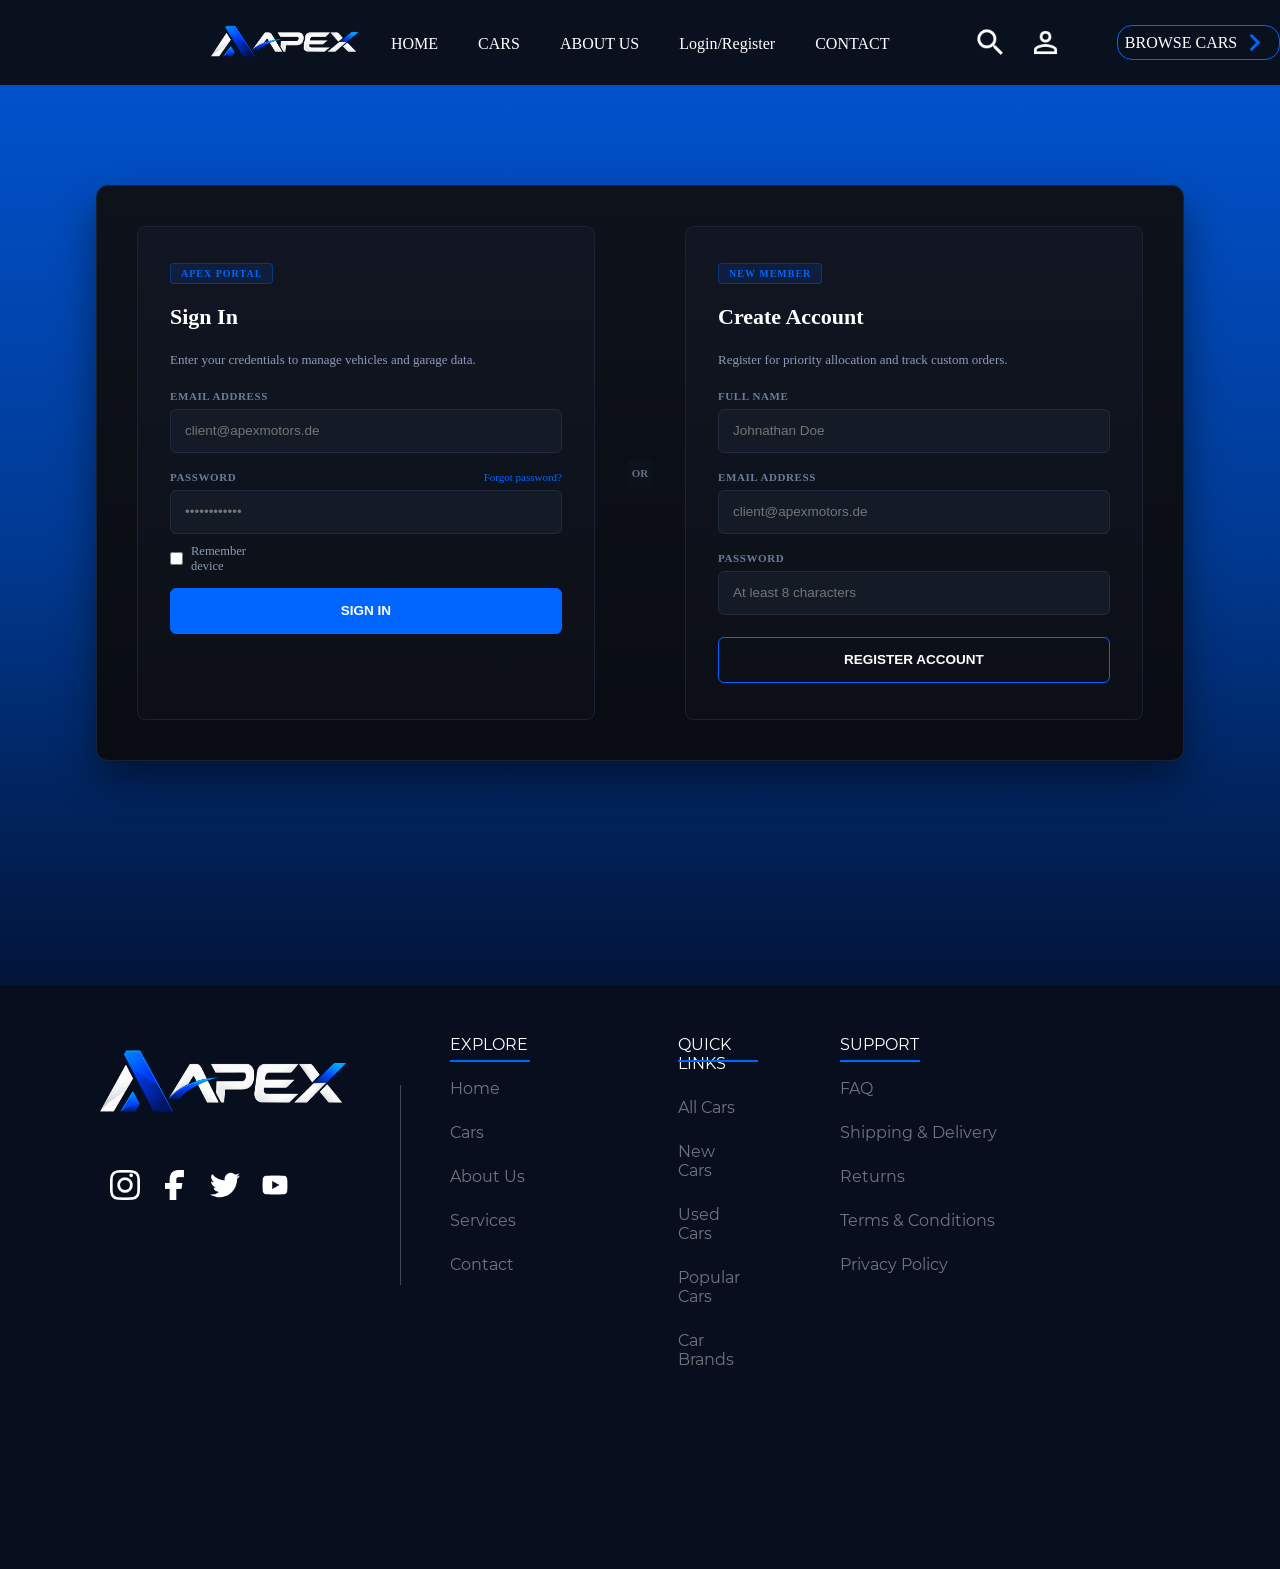
<file: login,register.html>
<!DOCTYPE html>
<html lang="en">

<head>
    <meta charset="UTF-8">
    <meta name="viewport" content="width=device-width, initial-scale=1.0">
    <title>Login</title>
    <link rel="stylesheet" href="./public/css/login,register.css">
    <link rel="icon" type="image/png" href="./public/image/logo/favicon-01.png">
</head>

<header>
    <div class="header">
        <img class="logo" src="./public/image/header/01.png" alt="">
        <ul class="nav-link">
            <li><a class="nav-link-a" href="./index.html">HOME</a></li>
            <li2><a class="nav-link-a" href="./product.html">CARS</a></li2>
            <li><a class="nav-link-a" href="./about-us.html">ABOUT US</a></li>
            <li><a class="nav-link-a" href="./login,register.html">Login/Register</a></li>
            <li><a class="nav-link-a" href="./CONTACT.html">CONTACT</a></li>
        </ul>

        <div class="icon-header">
            <a href=""><img src="./public/image/header/search-White.png" alt=""></a>
            <a href=""><img src="./public/image/header/user-White.png" alt=""></a>
        </div>
        <div class="BROWSE-CARS">
            <a href="">BROWSE CARS</a>
            <img class="Chevron-Right" src="./public/image/header/Chevron Right-blue.png" alt="">
        </div>
    </div>
</header>
<main class="main">
<section class="login-section">
    <div class="login-row">
        <div class="login-card"> 
            <span class="badge">APEX PORTAL</span>
            <h2 class="card-title">Sign In</h2>
            <p class="card-desc">Enter your credentials to manage vehicles and garage data.</p>

            <form class="form">
                <div class="form-group">
                    <label class="label">EMAIL ADDRESS</label>
                    <input type="email" class="input" placeholder="client@apexmotors.de" required>
                </div>

                <div class="form-group">
                    <div class="label-row">
                        <label class="label">PASSWORD</label>
                        <a href="#" class="link">Forgot password?</a>
                    </div>
                    <input type="password" class="input" placeholder="••••••••••••" required>
                </div>

                <div class="remember-box">
                    <input type="checkbox" id="remember">
                    <label for="remember">Remember device</label>
                </div>

                <button type="submit" class="btn btn-blue">SIGN IN</button>
            </form>
        </div>

        <div class="divider">
            <span>OR</span>
        </div>

        <div class="login-card">
            <span class="badge">NEW MEMBER</span>
            <h2 class="card-title">Create Account</h2>
            <p class="card-desc">Register for priority allocation and track custom orders.</p>

            <form class="form">
                <div class="form-group">
                    <label class="label">FULL NAME</label>
                    <input type="text" class="input" placeholder="Johnathan Doe" required>
                </div>

                <div class="form-group">
                    <label class="label">EMAIL ADDRESS</label>
                    <input type="email" class="input" placeholder="client@apexmotors.de" required>
                </div>

                <div class="form-group">
                    <label class="label">PASSWORD</label>
                    <input type="password" class="input" placeholder="At least 8 characters" required>
                </div>

                <button type="submit" class="btn btn-border">REGISTER ACCOUNT</button>
            </form>
        </div>
    </div>
</section>
</main>


























<footer class="footer">
    <div class="footer-left">
        <img class="logo-footer" src="./public/image/logo/01.png" alt="">
        <div class="footer-divider"></div>
        <div class="icon-footer-left">
            <a href=""><img src="./public/image/footer/Instagram.png" alt="">
                <a href=""><img src="./public/image/footer/Facebook.png" alt="">
                    <a href=""><img src="./public/image/footer/Twitter.png" alt="">
                        <a href=""><img src="./public/image/footer/YouTube.png" alt="">
        </div>
        <div class="footer-right">

            <div class="EXPLORE">
                <ul>
                    <span class="span-footer-1">EXPLORE</span>
                    <li><a href="">Home</a></li>
                    <li><a href="">Cars</a></li>
                    <li><a href="">About Us</a></li>
                    <li><a href="">Services</a></li>
                    <li><a href="">Contact</a></li>
                </ul>
            </div>
            <div class="QUICK LINKS">
                <ul>
                    <span class="span-footer-1">QUICK LINKS</span>
                    <li><a href="">All Cars</a></li>
                    <li><a href="">New Cars</a></li>
                    <li><a href="">Used Cars</a></li>
                    <li><a href="">Popular Cars</a></li>
                    <li><a href="">Car Brands</a></li>
                </ul>
            </div>
            <div class="SUPPORT">
                <span class="SUPPORT">SUPPORT</span>
                <ul>
                    <li><a href="">FAQ</a></li>
                    <li><a href="">Shipping & Delivery</a></li>
                    <li><a href="">Returns</a></li>
                    <li><a href="">Terms & Conditions</a></li>
                    <li><a href="">Privacy Policy</a></li>
                </ul>
            </div>

            <body>

            </body>

</html>
</file>
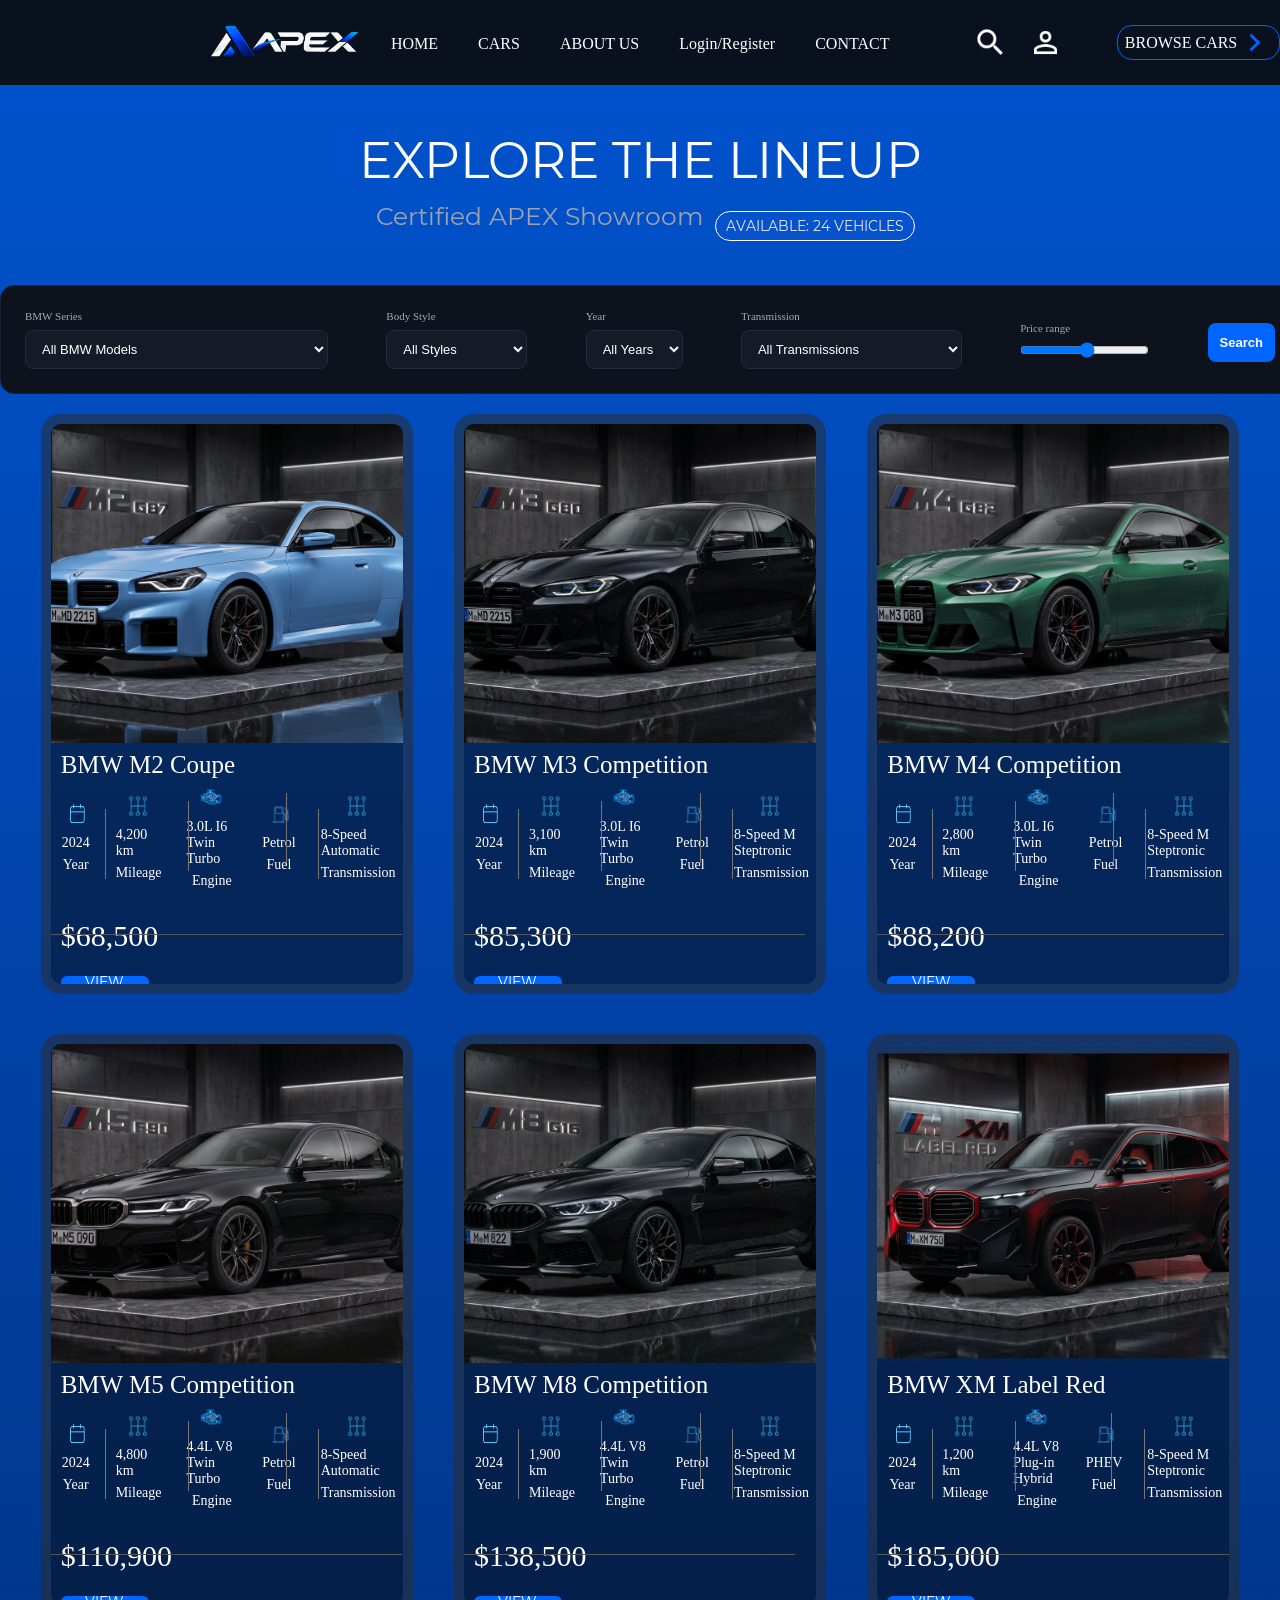
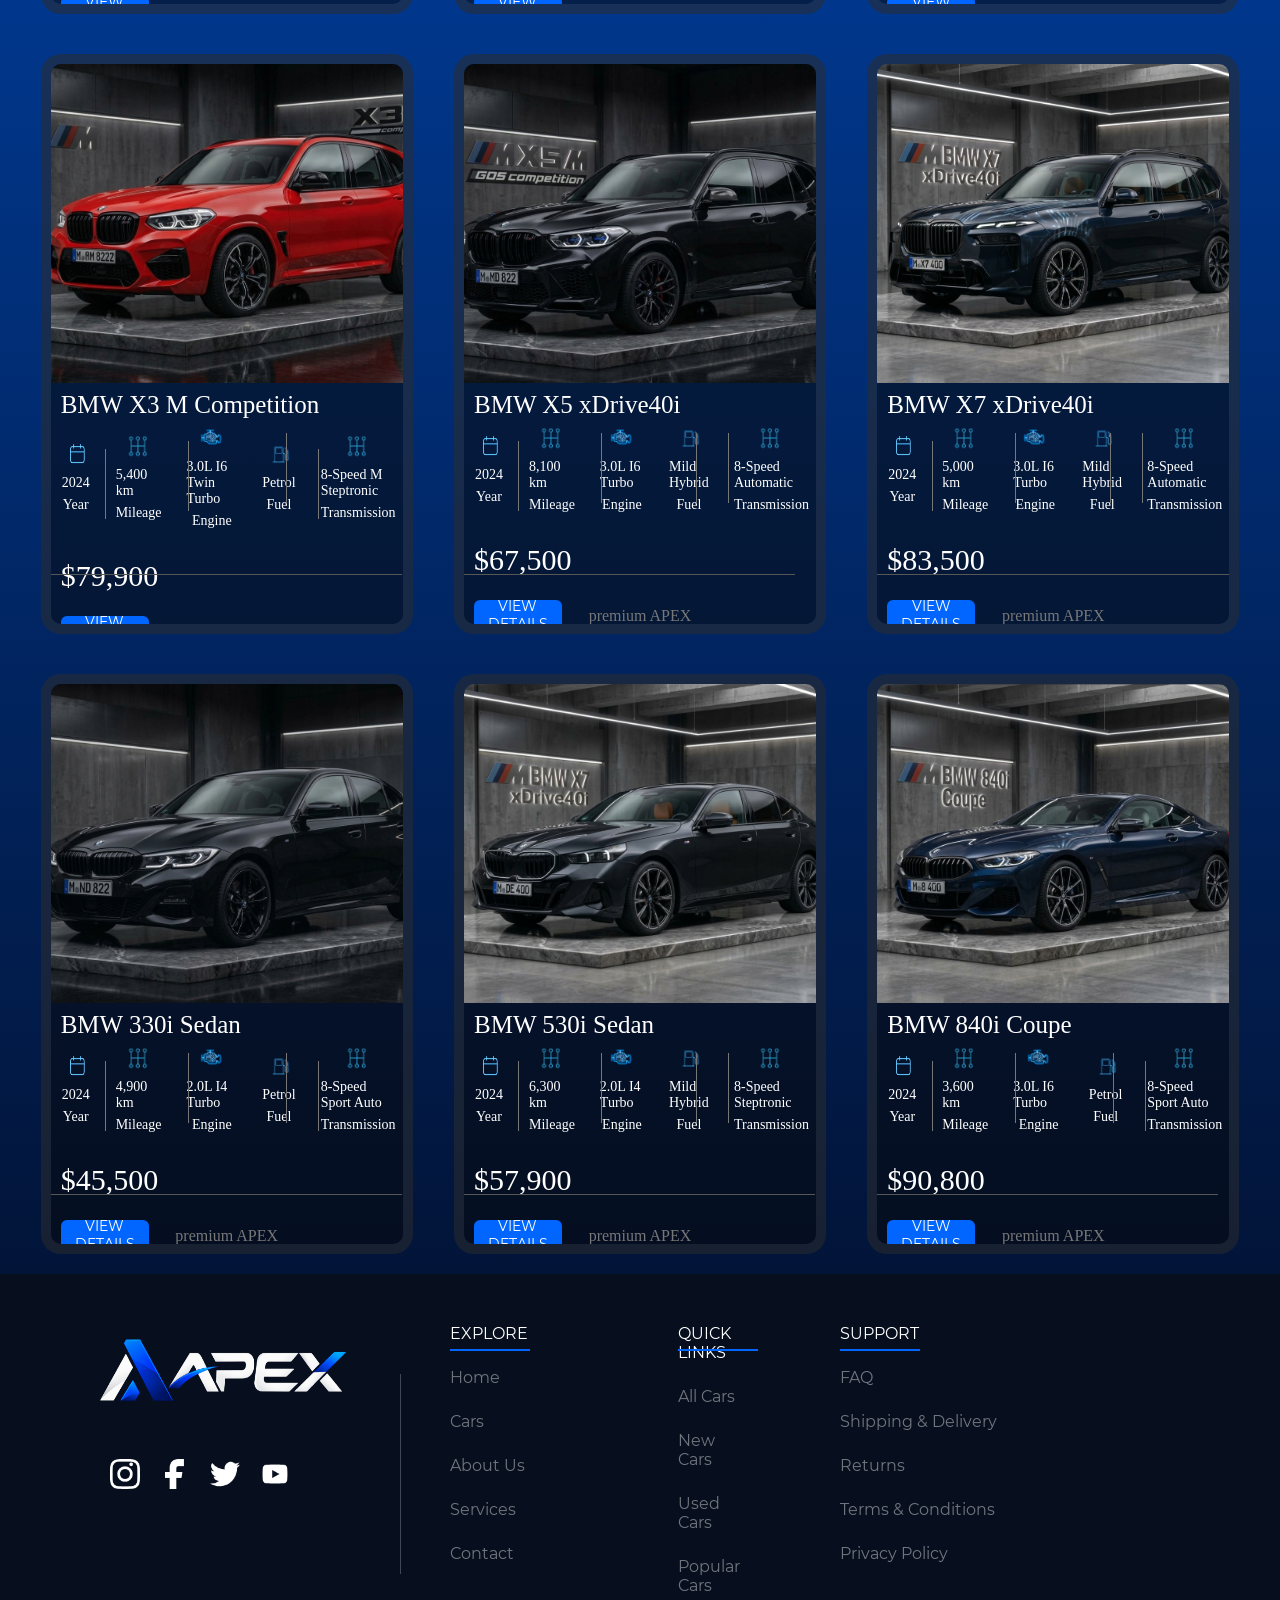
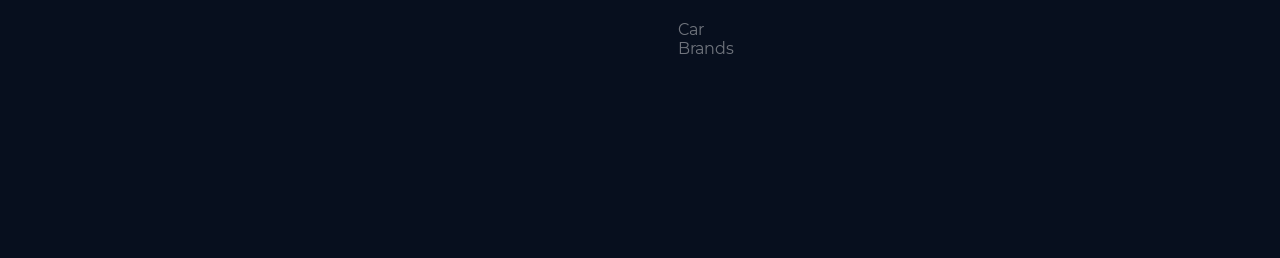
<file: product.html>
<!DOCTYPE html>
<html lang="en">

<head>
    <meta charset="UTF-8">
    <meta name="viewport" content="width=device-width, initial-scale=1.0">
    <title>Apex Cars</title>
    <link rel="stylesheet" href="/public/css/product.css">
    <link rel="icon" type="image/png" href="./public/image/logo/favicon-01.png">
</head>

<body>

        <header>
            <div class="header">
                <img class="logo" src="./public/image/header/01.png" alt="">
                <ul class="nav-link">
                    <li><a class="nav-link-a" href="./index.html">HOME</a></li>
                    <li2><a class="nav-link-a" href="./product.html">CARS</a></li2>
                    <li><a class="nav-link-a" href="./about-us.html">ABOUT US</a></li>
                    <li><a class="nav-link-a" href="./login-register.html">Login/Register</a></li>
                    <li><a class="nav-link-a" href="./CONTACT.html">CONTACT</a></li>
                </ul>

                <div class="icon-header">
                    <a href=""><img src="./public/image/header/search-White.png" alt=""></a>
                    <a href=""><img src="./public/image/header/user-White.png" alt=""></a>
                </div>
                <div class="BROWSE-CARS">
                    <a href="">BROWSE CARS</a>
                    <img class="Chevron-Right" src="./public/image/header/Chevron Right-blue.png" alt="">
                </div>
            </div>
        </header>
        <main class="main">
            <div class="main-top">
                <p>EXPLORE THE LINEUP</p>
                <p>Certified APEX Showroom</p>
                <p>AVAILABLE: 24 VEHICLES</p>
            </div>
            <aside class="filter-sidebar">
                <div class="filter-group">
                    <label for="series">BMW Series</label>
                    <select id="series" class="filter-select">
                        <option value="">All BMW Models</option>
                        <option value="m2">BMW M2</option>
                        <option value="m3">BMW M3</option>
                        <option value="m4">BMW M4</option>
                        <option value="m5">BMW M5</option>
                        <option value="m8">BMW M8</option>
                        <option value="x3m">BMW X3 M</option>
                        <option value="x4m">BMW X4 M</option>
                        <option value="x5m">BMW X5 M</option>
                        <option value="x6m">BMW X6 M</option>
                        <option value="xm">BMW XM</option>
                        <option value="1-series">BMW 1 Series</option>
                        <option value="2-series">BMW 2 Series (Coupe / Gran Coupe)</option>
                        <option value="3-series">BMW 3 Series (Sedan / Touring)</option>
                        <option value="4-series">BMW 4 Series (Coupe / Gran Coupe / Conv)</option>
                        <option value="5-series">BMW 5 Series (Sedan / Touring)</option>
                        <option value="7-series">BMW 7 Series</option>
                        <option value="8-series">BMW 8 Series (Coupe / Gran Coupe)</option>
                        <option value="x1">BMW X1</option>
                        <option value="x2">BMW X2</option>
                        <option value="x3">BMW X3</option>
                        <option value="x4">BMW X4</option>
                        <option value="x5">BMW X5</option>
                        <option value="x6">BMW X6</option>
                        <option value="x7">BMW X7</option>
                        <option value="i4">BMW i4 Gran Coupe</option>
                        <option value="i5">BMW i5 Sedan / Touring</option>
                        <option value="i7">BMW i7 Luxury Sedan</option>
                        <option value="ix1">BMW iX1</option>
                        <option value="ix2">BMW iX2</option>
                        <option value="ix3">BMW iX3</option>
                        <option value="ix">BMW iX</option>
                        <option value="z4">BMW Z4 Roadster</option>
                    </select>
                </div>

                <div class="filter-group">
                    <label for="body-style">Body Style</label>
                    <select id="body-style" class="filter-select">
                        <option value="">All Styles</option>
                        <option value="coupe">Coupe</option>
                        <option value="gran-coupe">Gran Coupe</option>
                        <option value="sedan">Sedan</option>
                        <option value="suv">SUV / SAV</option>
                        <option value="convertible">Convertible</option>
                        <option value="touring">Touring / Wagon</option>
                    </select>
                </div>

                <div class="filter-group">
                    <label for="year">Year</label>
                    <select id="year" class="filter-select">
                        <option value="">All Years</option>
                        <option value="2026">2026</option>
                        <option value="2025">2025</option>
                        <option value="2024">2024</option>
                        <option value="2023">2023</option>
                        <option value="2022">2022</option>
                    </select>
                </div>

                <div class="filter-group">
                    <label for="transmission">Transmission</label>
                    <select id="transmission" class="filter-select">
                        <option value="">All Transmissions</option>
                        <option value="auto">8-Speed M Steptronic (Auto)</option>
                        <option value="manual">6-Speed Manual</option>
                        <option value="single-speed">Single-Speed (Electric i-Drive)</option>
                    </select>
                </div>

                <div class="filter-group price-group">
                    <label for="price">Price range</label>
                    <input type="range" id="price" min="40000" max="250000" step="5000" value="150000">
                </div>

                <button type="button" class="filter-btn">Search</button>
            </aside>

            <div class="main-content">
                <div class="main-content-item">
                    <img src="./public/image/Product/G87/G87.jpg" alt="BMW M2 Coupe">
                    <p class="titel-car">BMW M2 Coupe</p>
                    <div class="car-info">
                        <div class="main-content-item-info">
                            <img src="./public/image/Product/svg/Calendar Icon.png" alt="">
                            <p>2024</p>
                            <p>Year</p>
                        </div>
                        <div class="main-content-item-info">
                            <img src="./public/image/Product/svg/Gear Shift Pattern Icon.png" alt="">
                            <p>4,200 km</p>
                            <p>Mileage</p>
                        </div>
                        <div class="main-content-item-info">
                            <img src="./public/image/Product/svg/Engine Icon.png" alt="">
                            <p>3.0L I6 Twin Turbo</p>
                            <p>Engine</p>
                        </div>
                        <div class="main-content-item-info">
                            <img src="./public/image/Product/svg/Fuel Pump Icon.png" alt="">
                            <p>Petrol</p>
                            <p>Fuel</p>
                        </div>
                        <div class="main-content-item-info">
                            <img src="./public/image/Product/svg/Gear Shift Pattern Icon.png" alt="">
                            <p>8-Speed Automatic</p>
                            <p>Transmission</p>
                        </div>
                    </div>
                    <p class="Money">$68,500</p>
                    <p class="Bottom-center">premium APEX</p>
                    <div class="location">
                        <img class="map" src="./public/image/Product/svg/Map Pin.png" alt="">
                        <p class="mark-map">Frankfurt, DE</p>
                    </div>
                    <div class="VIEW DETAILS">
                        <a href="./html/bmwm3.html">VIEW DETAILS</a>
                    </div>
                </div>

                <div class="main-content-item">
                    <img src="./public/image/Product/m3.jpg" alt="BMW M3 Competition">
                    <p class="titel-car">BMW M3 Competition</p>
                    <div class="car-info">
                        <div class="main-content-item-info">
                            <img src="./public/image/Product/svg/Calendar Icon.png" alt="">
                            <p>2024</p>
                            <p>Year</p>
                        </div>
                        <div class="main-content-item-info">
                            <img src="./public/image/Product/svg/Gear Shift Pattern Icon.png" alt="">
                            <p>3,100 km</p>
                            <p>Mileage</p>
                        </div>
                        <div class="main-content-item-info">
                            <img src="./public/image/Product/svg/Engine Icon.png" alt="">
                            <p>3.0L I6 Twin Turbo</p>
                            <p>Engine</p>
                        </div>
                        <div class="main-content-item-info">
                            <img src="./public/image/Product/svg/Fuel Pump Icon.png" alt="">
                            <p>Petrol</p>
                            <p>Fuel</p>
                        </div>
                        <div class="main-content-item-info">
                            <img src="./public/image/Product/svg/Gear Shift Pattern Icon.png" alt="">
                            <p>8-Speed M Steptronic</p>
                            <p>Transmission</p>
                        </div>
                    </div>
                    <p class="Money">$85,300</p>
                    <p class="Bottom-center">premium APEX</p>
                    <div class="location">
                        <img class="map" src="./public/image/Product/svg/Map Pin.png" alt="">
                        <p class="mark-map">Munich, DE</p>
                    </div>
                    <div class="VIEW DETAILS">
                        <a href="./html/bmwm3.html">VIEW DETAILS</a>
                    </div>
                </div>

                <div class="main-content-item">
                    <img src="./public/image/Product/G82/G82.jpg" alt="BMW M4 Competition">
                    <p class="titel-car">BMW M4 Competition</p>
                    <div class="car-info">
                        <div class="main-content-item-info">
                            <img src="./public/image/Product/svg/Calendar Icon.png" alt="">
                            <p>2024</p>
                            <p>Year</p>
                        </div>
                        <div class="main-content-item-info">
                            <img src="./public/image/Product/svg/Gear Shift Pattern Icon.png" alt="">
                            <p>2,800 km</p>
                            <p>Mileage</p>
                        </div>
                        <div class="main-content-item-info">
                            <img src="./public/image/Product/svg/Engine Icon.png" alt="">
                            <p>3.0L I6 Twin Turbo</p>
                            <p>Engine</p>
                        </div>
                        <div class="main-content-item-info">
                            <img src="./public/image/Product/svg/Fuel Pump Icon.png" alt="">
                            <p>Petrol</p>
                            <p>Fuel</p>
                        </div>
                        <div class="main-content-item-info">
                            <img src="./public/image/Product/svg/Gear Shift Pattern Icon.png" alt="">
                            <p>8-Speed M Steptronic</p>
                            <p>Transmission</p>
                        </div>
                    </div>
                    <p class="Money">$88,200</p>
                    <p class="Bottom-center">premium APEX</p>
                    <div class="location">
                        <img class="map" src="./public/image/Product/svg/Map Pin.png" alt="">
                        <p class="mark-map">Stuttgart, DE</p>
                    </div>
                    <div class="VIEW DETAILS">
                        <a href="./html/bmwm3.html">VIEW DETAILS</a>
                    </div>
                </div>
            </div>

            <!-- ردیف ۲ (سوپرسدان و سوپرکراس‌اوور M) -->
            <div class="main-content">
                <div class="main-content-item">
                    <img src="./public/image/Product/F90/F90.jpg" alt="BMW M5 Competition">
                    <p class="titel-car">BMW M5 Competition</p>
                    <div class="car-info">
                        <div class="main-content-item-info">
                            <img src="./public/image/Product/svg/Calendar Icon.png" alt="">
                            <p>2024</p>
                            <p>Year</p>
                        </div>
                        <div class="main-content-item-info">
                            <img src="./public/image/Product/svg/Gear Shift Pattern Icon.png" alt="">
                            <p>4,800 km</p>
                            <p>Mileage</p>
                        </div>
                        <div class="main-content-item-info">
                            <img src="./public/image/Product/svg/Engine Icon.png" alt="">
                            <p>4.4L V8 Twin Turbo</p>
                            <p>Engine</p>
                        </div>
                        <div class="main-content-item-info">
                            <img src="./public/image/Product/svg/Fuel Pump Icon.png" alt="">
                            <p>Petrol</p>
                            <p>Fuel</p>
                        </div>
                        <div class="main-content-item-info">
                            <img src="./public/image/Product/svg/Gear Shift Pattern Icon.png" alt="">
                            <p>8-Speed Automatic</p>
                            <p>Transmission</p>
                        </div>
                    </div>
                    <p class="Money">$110,900</p>
                    <p class="Bottom-center">premium APEX</p>
                    <div class="location">
                        <img class="map" src="./public/image/Product/svg/Map Pin.png" alt="">
                        <p class="mark-map">Frankfurt, DE</p>
                    </div>
                    <div class="VIEW DETAILS">
                        <a href="./html/bmwm3.html">VIEW DETAILS</a>
                    </div>
                </div>

                <div class="main-content-item">
                    <img src="./public/image/Product/m8.jpg" alt="BMW M8 Competition">
                    <p class="titel-car">BMW M8 Competition</p>
                    <div class="car-info">
                        <div class="main-content-item-info">
                            <img src="./public/image/Product/svg/Calendar Icon.png" alt="">
                            <p>2024</p>
                            <p>Year</p>
                        </div>
                        <div class="main-content-item-info">
                            <img src="./public/image/Product/svg/Gear Shift Pattern Icon.png" alt="">
                            <p>1,900 km</p>
                            <p>Mileage</p>
                        </div>
                        <div class="main-content-item-info">
                            <img src="./public/image/Product/svg/Engine Icon.png" alt="">
                            <p>4.4L V8 Twin Turbo</p>
                            <p>Engine</p>
                        </div>
                        <div class="main-content-item-info">
                            <img src="./public/image/Product/svg/Fuel Pump Icon.png" alt="">
                            <p>Petrol</p>
                            <p>Fuel</p>
                        </div>
                        <div class="main-content-item-info">
                            <img src="./public/image/Product/svg/Gear Shift Pattern Icon.png" alt="">
                            <p>8-Speed M Steptronic</p>
                            <p>Transmission</p>
                        </div>
                    </div>
                    <p class="Money">$138,500</p>
                    <p class="Bottom-center">premium APEX</p>
                    <div class="location">
                        <img class="map" src="./public/image/Product/svg/Map Pin.png" alt="">
                        <p class="mark-map">Berlin, DE</p>
                    </div>
                    <div class="VIEW DETAILS">
                        <a href="./html/bmwm3.html">VIEW DETAILS</a>
                    </div>
                </div>

                <div class="main-content-item">
                    <img src="./public/image/Product/xm.jpg" alt="BMW XM Label Red">
                    <p class="titel-car">BMW XM Label Red</p>
                    <div class="car-info">
                        <div class="main-content-item-info">
                            <img src="./public/image/Product/svg/Calendar Icon.png" alt="">
                            <p>2024</p>
                            <p>Year</p>
                        </div>
                        <div class="main-content-item-info">
                            <img src="./public/image/Product/svg/Gear Shift Pattern Icon.png" alt="">
                            <p>1,200 km</p>
                            <p>Mileage</p>
                        </div>
                        <div class="main-content-item-info">
                            <img src="./public/image/Product/svg/Engine Icon.png" alt="">
                            <p>4.4L V8 Plug-in Hybrid</p>
                            <p>Engine</p>
                        </div>
                        <div class="main-content-item-info">
                            <img src="./public/image/Product/svg/Fuel Pump Icon.png" alt="">
                            <p>PHEV</p>
                            <p>Fuel</p>
                        </div>
                        <div class="main-content-item-info">
                            <img src="./public/image/Product/svg/Gear Shift Pattern Icon.png" alt="">
                            <p>8-Speed M Steptronic</p>
                            <p>Transmission</p>
                        </div>
                    </div>
                    <p class="Money">$185,000</p>
                    <p class="Bottom-center">premium APEX</p>
                    <div class="location">
                        <img class="map" src="./public/image/Product/svg/Map Pin.png" alt="">
                        <p class="mark-map">Frankfurt, DE</p>
                    </div>
                    <div class="VIEW DETAILS">
                        <a href="./html/bmwm3.html">VIEW DETAILS</a>
                    </div>
                </div>
            </div>

            <div class="main-content">
                <div class="main-content-item">
                    <img src="./public/image/Product/x3.jpg" alt="BMW X3 M Competition">
                    <p class="titel-car">BMW X3 M Competition</p>
                    <div class="car-info">
                        <div class="main-content-item-info">
                            <img src="./public/image/Product/svg/Calendar Icon.png" alt="">
                            <p>2024</p>
                            <p>Year</p>
                        </div>
                        <div class="main-content-item-info">
                            <img src="./public/image/Product/svg/Gear Shift Pattern Icon.png" alt="">
                            <p>5,400 km</p>
                            <p>Mileage</p>
                        </div>
                        <div class="main-content-item-info">
                            <img src="./public/image/Product/svg/Engine Icon.png" alt="">
                            <p>3.0L I6 Twin Turbo</p>
                            <p>Engine</p>
                        </div>
                        <div class="main-content-item-info">
                            <img src="./public/image/Product/svg/Fuel Pump Icon.png" alt="">
                            <p>Petrol</p>
                            <p>Fuel</p>
                        </div>
                        <div class="main-content-item-info">
                            <img src="./public/image/Product/svg/Gear Shift Pattern Icon.png" alt="">
                            <p>8-Speed M Steptronic</p>
                            <p>Transmission</p>
                        </div>
                    </div>
                    <p class="Money">$79,900</p>
                    <p class="Bottom-center">premium APEX</p>
                    <div class="location">
                        <img class="map" src="./public/image/Product/svg/Map Pin.png" alt="">
                        <p class="mark-map">Hamburg, DE</p>
                    </div>
                    <div class="VIEW DETAILS">
                        <a href="./html/bmwm3.html">VIEW DETAILS</a>
                    </div>
                </div>

                <div class="main-content-item">
                    <img src="./public/image/Product/x5.jpg" alt="BMW X5 xDrive40i">
                    <p class="titel-car">BMW X5 xDrive40i</p>
                    <div class="car-info">
                        <div class="main-content-item-info">
                            <img src="./public/image/Product/svg/Calendar Icon.png" alt="">
                            <p>2024</p>
                            <p>Year</p>
                        </div>
                        <div class="main-content-item-info">
                            <img src="./public/image/Product/svg/Gear Shift Pattern Icon.png" alt="">
                            <p>8,100 km</p>
                            <p>Mileage</p>
                        </div>
                        <div class="main-content-item-info">
                            <img src="./public/image/Product/svg/Engine Icon.png" alt="">
                            <p>3.0L I6 Turbo</p>
                            <p>Engine</p>
                        </div>
                        <div class="main-content-item-info">
                            <img src="./public/image/Product/svg/Fuel Pump Icon.png" alt="">
                            <p>Mild Hybrid</p>
                            <p>Fuel</p>
                        </div>
                        <div class="main-content-item-info">
                            <img src="./public/image/Product/svg/Gear Shift Pattern Icon.png" alt="">
                            <p>8-Speed Automatic</p>
                            <p>Transmission</p>
                        </div>
                    </div>
                    <p class="Money">$67,500</p>
                    <p class="Bottom-center">premium APEX</p>
                    <div class="location">
                        <img class="map" src="./public/image/Product/svg/Map Pin.png" alt="">
                        <p class="mark-map">Berlin, DE</p>
                    </div>
                    <div class="VIEW DETAILS">
                        <a href="./html/bmwm3.html">VIEW DETAILS</a>
                    </div>
                </div>

                <div class="main-content-item">
                    <img src="./public/image/Product/x7.jpg" alt="BMW X7 xDrive40i">
                    <p class="titel-car">BMW X7 xDrive40i</p>
                    <div class="car-info">
                        <div class="main-content-item-info">
                            <img src="./public/image/Product/svg/Calendar Icon.png" alt="">
                            <p>2024</p>
                            <p>Year</p>
                        </div>
                        <div class="main-content-item-info">
                            <img src="./public/image/Product/svg/Gear Shift Pattern Icon.png" alt="">
                            <p>5,000 km</p>
                            <p>Mileage</p>
                        </div>
                        <div class="main-content-item-info">
                            <img src="./public/image/Product/svg/Engine Icon.png" alt="">
                            <p>3.0L I6 Turbo</p>
                            <p>Engine</p>
                        </div>
                        <div class="main-content-item-info">
                            <img src="./public/image/Product/svg/Fuel Pump Icon.png" alt="">
                            <p>Mild Hybrid</p>
                            <p>Fuel</p>
                        </div>
                        <div class="main-content-item-info">
                            <img src="./public/image/Product/svg/Gear Shift Pattern Icon.png" alt="">
                            <p>8-Speed Automatic</p>
                            <p>Transmission</p>
                        </div>
                    </div>
                    <p class="Money">$83,500</p>
                    <p class="Bottom-center">premium APEX</p>
                    <div class="location">
                        <img class="map" src="./public/image/Product/svg/Map Pin.png" alt="">
                        <p class="mark-map">Frankfurt, DE</p>
                    </div>
                    <div class="VIEW DETAILS">
                        <a href="./html/bmwm3.html">VIEW DETAILS</a>
                    </div>
                </div>
            </div>

            <div class="main-content">
                <div class="main-content-item">
                    <img src="./public/image/Product/330i.jpg" alt="BMW 330i Sedan">
                    <p class="titel-car">BMW 330i Sedan</p>
                    <div class="car-info">
                        <div class="main-content-item-info">
                            <img src="./public/image/Product/svg/Calendar Icon.png" alt="">
                            <p>2024</p>
                            <p>Year</p>
                        </div>
                        <div class="main-content-item-info">
                            <img src="./public/image/Product/svg/Gear Shift Pattern Icon.png" alt="">
                            <p>4,900 km</p>
                            <p>Mileage</p>
                        </div>
                        <div class="main-content-item-info">
                            <img src="./public/image/Product/svg/Engine Icon.png" alt="">
                            <p>2.0L I4 Turbo</p>
                            <p>Engine</p>
                        </div>
                        <div class="main-content-item-info">
                            <img src="./public/image/Product/svg/Fuel Pump Icon.png" alt="">
                            <p>Petrol</p>
                            <p>Fuel</p>
                        </div>
                        <div class="main-content-item-info">
                            <img src="./public/image/Product/svg/Gear Shift Pattern Icon.png" alt="">
                            <p>8-Speed Sport Auto</p>
                            <p>Transmission</p>
                        </div>
                    </div>
                    <p class="Money">$45,500</p>
                    <p class="Bottom-center">premium APEX</p>
                    <div class="location">
                        <img class="map" src="./public/image/Product/svg/Map Pin.png" alt="">
                        <p class="mark-map">Frankfurt, DE</p>
                    </div>
                    <div class="VIEW DETAILS">
                        <a href="./html/bmwm3.html">VIEW DETAILS</a>
                    </div>
                </div>

                <div class="main-content-item">
                    <img src="./public/image/Product/530i.jpg" alt="BMW 530i Sedan">
                    <p class="titel-car">BMW 530i Sedan</p>
                    <div class="car-info">
                        <div class="main-content-item-info">
                            <img src="./public/image/Product/svg/Calendar Icon.png" alt="">
                            <p>2024</p>
                            <p>Year</p>
                        </div>
                        <div class="main-content-item-info">
                            <img src="./public/image/Product/svg/Gear Shift Pattern Icon.png" alt="">
                            <p>6,300 km</p>
                            <p>Mileage</p>
                        </div>
                        <div class="main-content-item-info">
                            <img src="./public/image/Product/svg/Engine Icon.png" alt="">
                            <p>2.0L I4 Turbo</p>
                            <p>Engine</p>
                        </div>
                        <div class="main-content-item-info">
                            <img src="./public/image/Product/svg/Fuel Pump Icon.png" alt="">
                            <p>Mild Hybrid</p>
                            <p>Fuel</p>
                        </div>
                        <div class="main-content-item-info">
                            <img src="./public/image/Product/svg/Gear Shift Pattern Icon.png" alt="">
                            <p>8-Speed Steptronic</p>
                            <p>Transmission</p>
                        </div>
                    </div>
                    <p class="Money">$57,900</p>
                    <p class="Bottom-center">premium APEX</p>
                    <div class="location">
                        <img class="map" src="./public/image/Product/svg/Map Pin.png" alt="">
                        <p class="mark-map">Hamburg, DE</p>
                    </div>
                    <div class="VIEW DETAILS">
                        <a href="./html/bmwm3.html">VIEW DETAILS</a>
                    </div>
                </div>

                <div class="main-content-item">
                    <img src="./public/image/Product/840i.jpg" alt="BMW 840i Coupe">
                    <p class="titel-car">BMW 840i Coupe</p>
                    <div class="car-info">
                        <div class="main-content-item-info">
                            <img src="./public/image/Product/svg/Calendar Icon.png" alt="">
                            <p>2024</p>
                            <p>Year</p>
                        </div>
                        <div class="main-content-item-info">
                            <img src="./public/image/Product/svg/Gear Shift Pattern Icon.png" alt="">
                            <p>3,600 km</p>
                            <p>Mileage</p>
                        </div>
                        <div class="main-content-item-info">
                            <img src="./public/image/Product/svg/Engine Icon.png" alt="">
                            <p>3.0L I6 Turbo</p>
                            <p>Engine</p>
                        </div>
                        <div class="main-content-item-info">
                            <img src="./public/image/Product/svg/Fuel Pump Icon.png" alt="">
                            <p>Petrol</p>
                            <p>Fuel</p>
                        </div>
                        <div class="main-content-item-info">
                            <img src="./public/image/Product/svg/Gear Shift Pattern Icon.png" alt="">
                            <p>8-Speed Sport Auto</p>
                            <p>Transmission</p>
                        </div>
                    </div>
                    <p class="Money">$90,800</p>
                    <p class="Bottom-center">premium APEX</p>
                    <div class="location">
                        <img class="map" src="./public/image/Product/svg/Map Pin.png" alt="">
                        <p class="mark-map">Munich, DE</p>
                    </div>
                    <div class="VIEW DETAILS">
                        <a href="./html/bmwm3.html">VIEW DETAILS</a>
                    </div>
                </div>
            </div>



























        </main>
        <footer class="footer">
            <div class="footer-left">
                <img class="logo-footer" src="./public/image/logo/01.png" alt="">
                <div class="footer-divider"></div>
                <div class="icon-footer-left">
                    <a href=""><img src="./public/image/footer/Instagram.png" alt="">
                        <a href=""><img src="./public/image/footer/Facebook.png" alt="">
                            <a href=""><img src="./public/image/footer/Twitter.png" alt="">
                                <a href=""><img src="./public/image/footer/YouTube.png" alt="">
                </div>
                <div class="footer-right">

                    <div class="EXPLORE">
                        <ul>
                            <span class="span-footer-1">EXPLORE</span>
                            <li><a href="">Home</a></li>
                            <li><a href="">Cars</a></li>
                            <li><a href="">About Us</a></li>
                            <li><a href="">Services</a></li>
                            <li><a href="">Contact</a></li>
                        </ul>
                    </div>
                    <div class="QUICK LINKS">
                        <ul>
                            <span class="span-footer-1">QUICK LINKS</span>
                            <li><a href="">All Cars</a></li>
                            <li><a href="">New Cars</a></li>
                            <li><a href="">Used Cars</a></li>
                            <li><a href="">Popular Cars</a></li>
                            <li><a href="">Car Brands</a></li>
                        </ul>
                    </div>
                    <div class="SUPPORT">
                        <span class="SUPPORT">SUPPORT</span>
                        <ul>
                            <li><a href="">FAQ</a></li>
                            <li><a href="">Shipping & Delivery</a></li>
                            <li><a href="">Returns</a></li>
                            <li><a href="">Terms & Conditions</a></li>
                            <li><a href="">Privacy Policy</a></li>
                        </ul>
                    </div>

    </body>

</html>
</file>
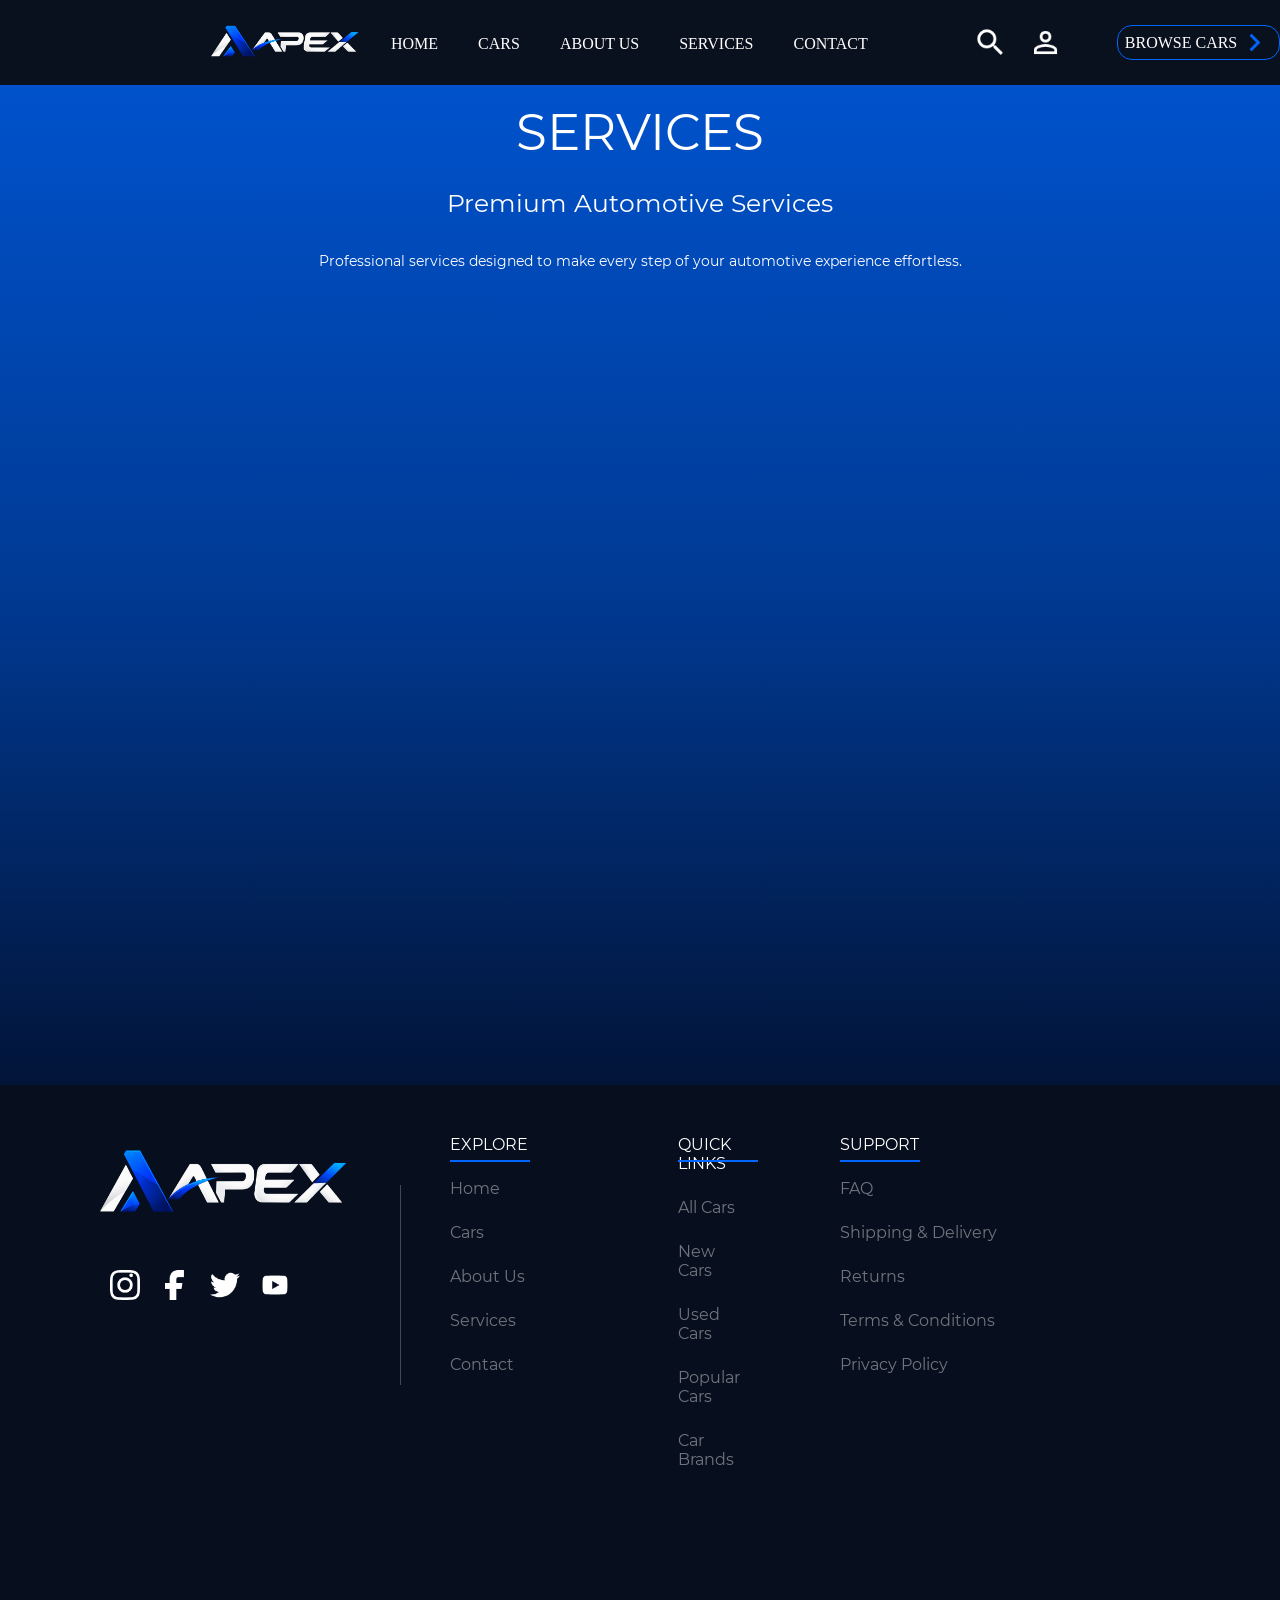
<file: SERVICES.html>
<!DOCTYPE html>
<html lang="en">

<head>
    <meta charset="UTF-8">
    <meta name="viewport" content="width=device-width, initial-scale=1.0">
    <title>Apex Services</title>
    <link rel="stylesheet" href="/public/css/SERVICES.css">
        <link rel="icon" type="image/png" href="./public/image/logo/favicon-01.png">
</head>

<body>
    <header>
        <div class="header">
            <img class="logo" src="./public/image/header/01.png" alt="">
            <ul class="nav-link">
                <li><a class="nav-link-a" href="./index.html">HOME</a></li>
                <li2><a class="nav-link-a" href=./product.html>CARS</a></li2>
                <li><a class="nav-link-a" href="./about-us.html">ABOUT US</a></li>
                <li><a class="nav-link-a" href="./SERVICES.html">SERVICES</a></li>
                <li><a class="nav-link-a" href="./CONTACT.html">CONTACT</a></li>
            </ul>

            <div class="icon-header">
                <a href=""><img src="./public/image/header/search-White.png" alt=""></a>
                <a href=""><img src="./public/image/header/user-White.png" alt=""></a>
            </div>
            <div class="BROWSE-CARS">
                <a href="">BROWSE CARS</a>
                <img class="Chevron-Right" src="./public/image/header/Chevron Right-blue.png" alt="">
            </div>
        </div>
    </header>

    <main class="main">

        <div class="main-top">
            <p>
                SERVICES
            </p>
            <p>
                Premium Automotive Services
            </p>
            <p>Professional services designed to make every step of your automotive experience effortless.</p>

        </div>

































    </main>































    <footer class="footer">
        <div class="footer-left">
            <img class="logo-footer" src="./public/image/logo/01.png" alt="">
            <div class="footer-divider"></div>
            <div class="icon-footer-left">
                <a href=""><img src="./public/image/footer/Instagram.png" alt="">
                    <a href=""><img src="./public/image/footer/Facebook.png" alt="">
                        <a href=""><img src="./public/image/footer/Twitter.png" alt="">
                            <a href=""><img src="./public/image/footer/YouTube.png" alt="">
            </div>
            <div class="footer-right">

                <div class="EXPLORE">
                    <ul>
                        <span class="span-footer-1">EXPLORE</span>
                        <li><a href="">Home</a></li>
                        <li><a href="">Cars</a></li>
                        <li><a href="">About Us</a></li>
                        <li><a href="">Services</a></li>
                        <li><a href="">Contact</a></li>
                    </ul>
                </div>
                <div class="QUICK LINKS">
                    <ul>
                        <span class="span-footer-1">QUICK LINKS</span>
                        <li><a href="">All Cars</a></li>
                        <li><a href="">New Cars</a></li>
                        <li><a href="">Used Cars</a></li>
                        <li><a href="">Popular Cars</a></li>
                        <li><a href="">Car Brands</a></li>
                    </ul>
                </div>
                <div class="SUPPORT">
                    <span class="SUPPORT">SUPPORT</span>
                    <ul>
                        <li><a href="">FAQ</a></li>
                        <li><a href="">Shipping & Delivery</a></li>
                        <li><a href="">Returns</a></li>
                        <li><a href="">Terms & Conditions</a></li>
                        <li><a href="">Privacy Policy</a></li>
                    </ul>
                </div>

</body>

</html>
</file>
<file: public/css/login,register.css>
@import url(./font.css);
@import url(./root.css);

* {
    padding: 0;
    margin: 0;
    box-sizing: border-box;
    list-style: none;
    text-decoration: none;
}

.header {
    background-color: var(--color-bg);
    width: 100%;
    height: 85px;
    display: flex;
    align-items: center;
}

.logo {
    width: 150px;
    height: 50px;
    display: flex;
    margin-left: 211px;
}

.nav-link {
    display: flex;
    list-style: none;
    justify-content: left;
    width: 50%;
    height: 100%;
    padding-top: 35px;
    margin-left: 10px;

}

.nav-link-a {
    color: #ffffff;
    text-decoration: none;
    padding: 0px 20px 0px 20px;
    transition: all 0.5s ease-out;

}

.nav-link-a:hover {
    border-bottom: 2px solid #0066ff;

}

.BROWSE-CARS {
    color: #080808;
    display: flex;
    width: 176px;
    height: 35px;
    justify-content: center;
    border: 1px solid #0066ff;
    align-items: center;
    border-radius: 15px;
    margin-left: 54px
}

.BROWSE-CARS a {
    color: #fff;
    text-decoration: none;
}

.Chevron-Right {
    color: #fff;
    width: 35px;
    height: 35px;
}

.icon-header {
    width: 100px;
    height: auto;
    display: flex;
}

.icon-header a {
    padding: 10px;
    display: flex;

}

.icon-header a img {
    width: 35px;
    height: 35px;
}

html, body {
    background-color: #080808;
    width: 100%;

}

.main {
    width: 100%;
    position: relative;
    background: linear-gradient(180deg, #0052cc 0%, #003a94 50%, #021438 100%);
    height: 900px;
    padding-top: 60px;
}

.login-section {

    width: 85%;
    max-width: 1200px;
    margin: 40px auto;
    padding: 40px;
    background: linear-gradient(180deg, #0e121a 0%, #090c13 100%);
    border: 1px solid #1a2232;
    border-radius: 12px;
    box-shadow: 0 20px 40px rgba(0, 0, 0, 0.45);
}

.login-row {
    display: flex;
    align-items: stretch;
    justify-content: space-between;
    gap: 30px;

}

.login-card {

    flex: 1;
    background: linear-gradient(180deg, #111622 0%, #0c0f17 100%);
    border: 1px solid #1a2334;
    border-radius: 8px;
    padding: 36px 32px;
    display: flex;
    flex-direction: column;
    gap: 20px;
}

.login-card:hover {
    border-color: #26354f;
    box-shadow: 0 8px 24px rgba(0, 102, 255, 0.08);
}

.badge {
    align-self: flex-start;
    font-size: 10px;
    font-weight: 700;
    letter-spacing: 1px;
    padding: 4px 10px;
    border-radius: 4px;
    background: rgba(0, 102, 255, 0.12);
    color: #0066ff;
    border: 1px solid rgba(0, 102, 255, 0.35);
}

.card-title {
    color: #ffffff;
    font-size: 22px;
    font-weight: 700;
}

.card-desc {
    color: #8c9cb6;
    font-size: 13px;
    line-height: 1.5;
}

.form {
    display: flex;
    flex-direction: column;
    gap: 18px;
}

.form-group {
    display: flex;
    flex-direction: column;
    gap: 7px;
}

.label-row {
    display: flex;
    justify-content: space-between;
    align-items: center;
}

.label {
    font-size: 11px;
    font-weight: 600;
    color: #6a7c98;
    letter-spacing: 0.6px;
}

.link {
    font-size: 11px;
    color: #0066ff;
    text-decoration: none;
}

.link:hover {
    color: #3385ff;

}

.input {
    width: 100%;
    height: 44px;
    background: #141b27;
    border: 1px solid #202b3d;
    border-radius: 6px;
    padding: 0 14px;
    color: #ffffff;
    font-size: 13.5px;

}



.input:focus {
    background: #172030;
    border-color: #0066ff;
    box-shadow: 0 0 12px rgba(0, 102, 255, 0.25);
}

.remember-box {
    display: flex;
    align-items: center;
    gap: 8px;
    cursor: pointer;
}

.remember-box {
    accent-color: #0066ff;
    cursor: pointer;
    width: 14px;
    height: 14px;
}

.remember-box label {
    color: #8c9cb6;
    font-size: 12.5px;
    cursor: pointer;
}

.divider {
    display: flex;
    align-items: center;
    justify-content: center;
    position: relative;
    width: 30px;
}



.divider span {
    position: relative;
    background: #0e121a;
    padding: 8px 4px;
    color: #60708b;
    font-size: 11px;
    font-weight: 700;
}

.btn {
    width: 100%;
    height: 46px;
    border-radius: 6px;
    font-size: 13.5px;
    font-weight: 700;
    cursor: pointer;
    display: flex;
    align-items: center;
    justify-content: center;
    transition: all 0.5s ease;
    margin-top: 4px;
}

.btn-blue {
    background: #0066ff;
    color: #ffffff;
    border: 1px solid #0066ff;
}

.btn-blue:hover {
    background: #0052cc;
    border-color: #0052cc;
    box-shadow: 0 6px 18px rgba(0, 102, 255, 0.35);
}

.btn-border {
    background: transparent;
    color: #ffffff;
    border: 1px solid #0066ff;
}

.btn-border:hover {
    background: #0066ff;
    box-shadow: 0 6px 18px rgba(0, 102, 255, 0.25);
}












.footer {
    width: 100%;
    height: auto;
    background-color: var(--color-footer);
}

.logo-footer-left {
    width: 30%;
    height: 300px;
    display: flex;
}

.logo-footer {
    display: flex;
    position: relative;
    width: 250px;
    height: 100px;
    left: 100px;
    top: 50px;

}

.footer-left {
    width: 30%;

}



.span-footer-left {
    position: relative;
    display: flex;
    color: #080808;
    left: 100px;
    top: 50px;
    font-family: Montserrat;
    font-weight: 700;

}

.icon-footer-left {
    display: flex;
    position: relative;
    left: 100px;
    top: 75px;
    width: auto;
    height: 150px;
}



.icon-footer-left a {

    padding: 10px;
}

.icon-footer-left a img {
    width: 30px;
}

.footer-divider {
    width: 1px;
    height: 200px;
    background-color: #ffffff3d;
    display: flex;
    position: absolute;
    left: 400px;

}

.footer-right {
    position: relative;
    width: 130%;
    display: flex;
    font-family: Montserrat;
    left: 500px;
    top: -200px;
}

.EXPLORE {
    position: relative;
    display: flex;
    font-family: Montserrat;
    left: -50px;


}

.EXPLORE, .SUPPORT, .QUICK {
    list-style: none;
}

.EXPLORE ul li {
    padding-top: 25px;
}

.EXPLORE a {
    text-decoration: none;
    color: #ffffff6c;

}

.EXPLORE span {
    position: relative;
    color: #fff;
}



.QUICK {
    position: relative;
    display: flex;
    font-family: Montserrat;
    left: 0px;
    margin-left: 100px;

}

.QUICK ul li {
    padding-top: 25px;
}

.QUICK a {
    text-decoration: none;
    color: #ffffff6c;

}

.QUICK span {
    position: relative;
    color: #fff;
}



.SUPPORT {
    position: relative;
    display: block;
    font-family: Montserrat;
    flex-direction: column;
    left: 0px;
    margin-left: 100px;

}

.SUPPORT ul li, .QUICK ul li, .EXPLORE ul li {
    list-style: none;
}

.SUPPORT ul li {
    padding-top: 25px;

}

.SUPPORT a {
    text-decoration: none;
    color: #ffffff6c;

}

.SUPPORT span {
    position: relative;
    color: #fff;
    left: -100px;


}

.SUPPORT span::after, .EXPLORE span::after, .QUICK span::after {
    position: absolute;
    content: "";
    width: 80px;
    height: 2px;
    background-color: #0066ff;
    left: 0px;
    top: 25px;

}
</file>
<file: public/css/product.css>
@import url(./font.css);
@import url(./root.css);

* {
    padding: 0;
    margin: 0;
    box-sizing: border-box;
    list-style: none;
    text-decoration: none;
}

.header {
    background-color: var(--color-bg);
    width: 100%;
    height: 85px;
    display: flex;
    align-items: center;
}

.logo {
    width: 150px;
    height: 50px;
    display: flex;
    margin-left: 211px;
}

.nav-link {
    display: flex;
    list-style: none;
    justify-content: left;
    width: 50%;
    height: 100%;
    padding-top: 35px;
    margin-left: 10px;

}

.nav-link-a {
    color: #ffffff;
    text-decoration: none;
    padding: 0px 20px 0px 20px;
    transition: all 0.5s ease-out;

}

.nav-link-a:hover {
    border-bottom: 2px solid #0066ff;

}

.BROWSE-CARS {
    color: #080808;
    display: flex;
    width: 176px;
    height: 35px;
    justify-content: center;
    border: 1px solid #0066ff;
    align-items: center;
    border-radius: 15px;
    margin-left: 54px
}

.BROWSE-CARS a {
    color: #fff;
    text-decoration: none;
}

.Chevron-Right {
    color: #fff;
    width: 35px;
    height: 35px;
}

.icon-header {
    width: 100px;
    height: auto;
    display: flex;
}

.icon-header a {
    padding: 10px;
    display: flex;

}

.icon-header a img {
    width: 35px;
    height: 35px;
}

.main {
    width: 100%;
    position: relative;
    background: linear-gradient(180deg, #0052cc 0%, #003a94 50%, #021438 100%);
    ;
    height: auto;
}

.main-top {
    width: 100%;
    height: 200px;
    justify-content: center;
    display: flex;
    align-items: center;
    flex-direction: column;
}

.main-top p:nth-child(1) {
    color: #fff;
    font-family: var(--font-main);
    font-size: 50px;
    display: flex;
    justify-content: center;
    align-items: center;
}

.main-top p:nth-child(2) {
    color: #fff;
    font-family: var(--font-main);
    font-size: 25px;
    display: flex;
    justify-content: center;
    align-items: center;
    margin-top: 25px;
}

.main-top p:nth-child(3) {
    color: #fff;
    font-family: var(--font-main);
    font-size: 13.5px;
    display: flex;
    justify-content: center;
    align-items: center;
    margin-top: 35px;
}

.filter-sidebar {
    width: 1300px;
    background-color: #0d121c;
    border: 1px solid #192233;
    border-radius: 14px;
    padding: 24px;
    display: flex;
    flex-direction: row;
    justify-content: space-between;
    align-items: center;
    position: static;
    gap: 18px;
    top: 300px;
    margin: auto;
}

.filter-group {
    display: flex;
    flex-direction: column;
    gap: 8px;
}

.filter-group label {
    color: #a7a9ad;
    font-size: 11px;

}

.filter-select {
    background-color: #141b27;
    color: #ffffff;
    border: 1px solid #202b3d;
    border-radius: 8px;
    padding: 10px 12px;
    font-size: 13px;
    cursor: pointer;
}

.filter-select:hover {
    border-color: #0066ff;
    box-shadow: 0 0 8px rgba(0, 102, 255, 0.25);
}

.filter-select optgroup {
    background-color: #0b1019;
    color: #0066ff;
    font-weight: 700;
    font-size: 11px;
}

.filter-select option {
    background-color: #141b27;
    color: #ffffff;
    font-weight: 400;
    font-size: 13px;
    padding: 6px 10px;
}

.filter-btn {
    background-color: #0066ff;
    color: #ffffff;
    border: none;
    border-radius: 8px;
    padding: 12px;
    font-size: 13px;
    font-weight: 700;
    cursor: pointer;
    margin-top: 6px;
}

.filter-btn:hover {
    background-color: #0052cc;
}

.main-top {
    width: 100%;
    height: 200px;
    justify-content: center;
    display: flex;
    align-items: center;
    flex-direction: column;
}

.main-top p:nth-child(1) {
    color: #fff;
    font-family: var(--font-main);
    font-size: 50px;
    display: flex;
    justify-content: center;
    align-items: center;
}

.main-top p:nth-child(2) {
    color: #9DA3AF;
    font-family: var(--font-main);
    font-size: 25px;
    display: flex;
    justify-content: center;
    align-items: center;
    margin-top: 10px;
    margin-left: -200px;
}

.main-top p:nth-child(3) {
    width: 200px;
    height: 30px;
    color: #E5E7EB;
    font-family: var(--font-main);
    font-size: 13.5px;
    display: flex;
    background-color: rgba(37, 99, 235, 0.15);
    justify-content: center;
    align-items: center;
    margin-top: -20px;
    margin-left: 350px;
    border-radius: 20px;
    border: 1px solid rgba(255, 255, 255, 1);
}

.main-content {
    width: 100%;
    height: 620px;
    margin:  auto ;
    overflow: hidden;
    display: flex;
    gap: -500px;
    position: relative;
    justify-content: space-around;
    padding: 20px;
}

.main-content-item {
    width: 30%;
    height: 100%;
    overflow: hidden;
    border-radius: 25px;
    border: 10px solid rgba(255, 255, 255, 0.08);
    border-radius: 20px;
    background-color: rgba(08, 08, 08, 0.5);
    position: relative;
    display: flex;
    flex-direction: column;
}

.titel-car {
    font-size: 25px;
    color: var(--color-white);
    position: absolute;
    top: 327px;
    padding-left: 10px;
}

.main-content-item>img {
    width: 100%;
    height: 319px;
    object-fit: cover;
}

.car-info {
    width: 98%;
    display: flex;
    align-items: center;
    justify-content: space-between;
    gap: 15px;
    padding-top: 40px;
}

.main-content-item-info {
    display: flex;
    align-items: center;
    gap: 6px;
    flex-direction: column;
    margin-left: 10px;
}

.main-content-item-info img {
    width: 30px;
    height: 30px;
}

.main-content-item-info p {
    color: var(--color-white);
    font-size: 14px;
}

.main-content-item-info::before {
    content: "";
    width: 1px;
    height: 70px;
    background-color: #777777;
    position: absolute;
    margin-right: -100px;
    margin-top: 10px;
}
.main-content-item-info:nth-child(1)::before {
margin-right: -60px;
}
.main-content-item-info:nth-child(4)::before {
margin-right: -80px;
}
.main-content-item-info:nth-child(3)::before {
    margin-right: -150px;
}

.main-content-item-info:last-child::before {
    display: none;
}

.main-content-item:hover img:nth-child(2) {
    display: none;
}

.Money {
    color: var(--color-white);
    font-size: 30px;
    position: relative;
    left: 10px;
    top: 30px;
}

.Bottom-center {
    top: 60px;
    position: relative;
    display: flex;
    justify-content: center;
    align-items: center;
    color: #777777;
}

.map {
    position: absolute;
    top: 517px;
    left: 360px;
    width: 25px;
}

.mark-map {
    width: 100%;
    position: absolute;
    top: 520px;
    left: 390px;
    color: #777777;
}

.mark-map::after {
    content: "";
    position: absolute;
    width: 100%;
    height: 1px;
    background-color: #575757;
    top: -10px;
    margin-left: -480px;
}

.VIEW {
    position: relative;
    display: flex;
    border-radius: 6px;
    width: 25%;
    background-color: var(--color-blue);
    height: 30px;
    justify-content: center;
    align-items: center;
    text-align: center;
    font-family: var(--font-main);
    font-size: 14px;
    margin-left: 10px;
    top: 35px;
}

.VIEW a {
    color: #fff;
}
























































.footer {
    width: 100%;
    height: auto;
    background-color: var(--color-footer);
}

.logo-footer-left {
    width: 30%;
    height: 300px;
    display: flex;
}

.logo-footer {
    display: flex;
    position: relative;
    width: 250px;
    height: 100px;
    left: 100px;
    top: 50px;

}

.footer-left {
    width: 30%;

}



.span-footer-left {
    position: relative;
    display: flex;
    color: #080808;
    left: 100px;
    top: 50px;
    font-family: Montserrat;
    font-weight: 700;

}

.icon-footer-left {
    display: flex;
    position: relative;
    left: 100px;
    top: 75px;
    width: auto;
    height: 150px;
}



.icon-footer-left a {

    padding: 10px;
}

.icon-footer-left a img {
    width: 30px;
}

.footer-divider {
    width: 1px;
    height: 200px;
    background-color: #ffffff3d;
    display: flex;
    position: absolute;
    left: 400px;

}

.footer-right {
    position: relative;
    width: 130%;
    display: flex;
    font-family: Montserrat;
    left: 500px;
    top: -200px;
}

.EXPLORE {
    position: relative;
    display: flex;
    font-family: Montserrat;
    left: -50px;


}

.EXPLORE, .SUPPORT, .QUICK {
    list-style: none;
}

.EXPLORE ul li {
    padding-top: 25px;
}

.EXPLORE a {
    text-decoration: none;
    color: #ffffff6c;

}

.EXPLORE span {
    position: relative;
    color: #fff;
}



.QUICK {
    position: relative;
    display: flex;
    font-family: Montserrat;
    left: 0px;
    margin-left: 100px;

}

.QUICK ul li {
    padding-top: 25px;
}

.QUICK a {
    text-decoration: none;
    color: #ffffff6c;

}

.QUICK span {
    position: relative;
    color: #fff;
}



.SUPPORT {
    position: relative;
    display: block;
    font-family: Montserrat;
    flex-direction: column;
    left: 0px;
    margin-left: 100px;

}

.SUPPORT ul li, .QUICK ul li, .EXPLORE ul li {
    list-style: none;
}

.SUPPORT ul li {
    padding-top: 25px;

}

.SUPPORT a {
    text-decoration: none;
    color: #ffffff6c;

}

.SUPPORT span {
    position: relative;
    color: #fff;
    left: -100px;


}

.SUPPORT span::after, .EXPLORE span::after, .QUICK span::after {
    position: absolute;
    content: "";
    width: 80px;
    height: 2px;
    background-color: #0066ff;
    left: 0px;
    top: 25px;

}

/* =========================
  about-us
   ========================= */

.main-about-us {
    width: 100%;
    background: linear-gradient(180deg, #00173a 0%, #00173a 50%, #021438 100%);
    height: 1000px;
}

.Hero-Text {
    font-family: var(--font-main);
    font-size: 50px;
    display: flex;
    color: #fff;
    flex-direction: column;
    padding-left: 560px;
}

.Hero-Text ul li:nth-child(2) {
    font-family: var(--font-main);
    font-size: 50px;
    display: flex;
    color: #fff;
    flex-direction: column;
    left: 530px;
    position: absolute;
}

.background-about-us {
    width: 100%;
    height: auto;
    position: relative;
    top: 100px;
}

.about-us-left {
    margin-left: 50px;
}

.story-title {
    margin-top: 100px;
    color: #fff;
    display: flex;
    font-size: 32px;
}

.story-text {
    width: 50%;
    display: flex;
    color: #fff;
    font-family: var(--font-main);
    font-size: 14px;
}

.about-us-right-list-top {
    display: flex;

    color: var(--color-blue);
    margin-left: 1000px;
    margin-top: -80px;
    font-size: 60px;
}

.about-us-right-list-top li {
    padding-left: 140px;
}

.about-us-right-list-Bottom {
    display: flex;

    color: var(--color-text-light);
    margin-left: 1000px;
    margin-top: 20px;
    font-size: 18px;
}

.about-us-right-list-Bottom li {
    padding-left: 110px;
}

.in-the-car {
    width: 400px;
    height: 190px;
    margin-left: 50px;
}

.driving-gloves {
    position: absolute;
    width: 150px;
    height: 170px;
    left: 1370px;
}

.road {
    position: absolute;
    width: 300px;
    height: 170px;
    left: 1550px;

}

.about-us-end {
    position: relative;
}

.link-end {
    width: 500px;
    position: absolute;
    color: #fff;
    right: 800px;
    top: 0;
    display: flex;
    flex-direction: row;
}

.link-end p:nth-child(1) {
    position: absolute;
    font-size: 50px;
    left: 50px;
    top: -20px;

}

.link-end p:nth-child(2) {
    position: absolute;
    top: 50px;


}

.link-end p:nth-child(3) {
    position: absolute;
    top: 100px;


}
</file>
<file: public/css/SERVICES.css>
@import url(./font.css);
@import url(./root.css);

* {
    padding: 0;
    margin: 0;
    box-sizing: border-box;
    list-style: none;
    text-decoration: none;
}

.header {
    background-color: var(--color-bg);
    width: 100%;
    height: 85px;
    display: flex;
    align-items: center;
}

.logo {
    width: 150px;
    height: 50px;
    display: flex;
    margin-left: 211px;
}

.nav-link {
    display: flex;
    list-style: none;
    justify-content: left;
    width: 50%;
    height: 100%;
    padding-top: 35px;
    margin-left: 10px;

}

.nav-link-a {
    color: #ffffff;
    text-decoration: none;
    padding: 0px 20px 0px 20px;
    transition: all 0.5s ease-out;

}

.nav-link-a:hover {
    border-bottom: 2px solid #0066ff;

}

.BROWSE-CARS {
    color: #080808;
    display: flex;
    width: 176px;
    height: 35px;
    justify-content: center;
    border: 1px solid #0066ff;
    align-items: center;
    border-radius: 15px;
    margin-left: 54px
}

.BROWSE-CARS a {
    color: #fff;
    text-decoration: none;
}

.Chevron-Right {
    color: #fff;
    width: 35px;
    height: 35px;
}

.icon-header {
    width: 100px;
    height: auto;
    display: flex;
}

.icon-header a {
    padding: 10px;
    display: flex;

}

.icon-header a img {
    width: 35px;
    height: 35px;
}

.main {
    width: 100%;
    position: relative;
    background: linear-gradient(180deg, #0052cc 0%, #003a94 50%, #021438 100%);
    ;
    height: 1000px;
}

.main-top {
    width: 100%;
    height: 200px;
    justify-content: center;
    display: flex;
    align-items: center;
    flex-direction: column;
}

.main-top p:nth-child(1) {
    color: #fff;
    font-family: var(--font-main);
    font-size: 50px;
    display: flex;
    justify-content: center;
    align-items: center;
}

.main-top p:nth-child(2) {
    color: #fff;
    font-family: var(--font-main);
    font-size: 25px;
    display: flex;
    justify-content: center;
    align-items: center;
    margin-top: 25px;
}
.main-top p:nth-child(3) {
    color: #fff;
    font-family: var(--font-main);
    font-size:  13.5px;
    display: flex;
    justify-content: center;
    align-items: center;
     margin-top: 35px;
}























































.footer {
    width: 100%;
    height: auto;
    background-color: var(--color-footer);
}

.logo-footer-left {
    width: 30%;
    height: 300px;
    display: flex;
}

.logo-footer {
    display: flex;
    position: relative;
    width: 250px;
    height: 100px;
    left: 100px;
    top: 50px;

}

.footer-left {
    width: 30%;

}



.span-footer-left {
    position: relative;
    display: flex;
    color: #080808;
    left: 100px;
    top: 50px;
    font-family: Montserrat;
    font-weight: 700;

}

.icon-footer-left {
    display: flex;
    position: relative;
    left: 100px;
    top: 75px;
    width: auto;
    height: 150px;
}



.icon-footer-left a {

    padding: 10px;
}

.icon-footer-left a img {
    width: 30px;
}

.footer-divider {
    width: 1px;
    height: 200px;
    background-color: #ffffff3d;
    display: flex;
    position: absolute;
    left: 400px;

}

.footer-right {
    position: relative;
    width: 130%;
    display: flex;
    font-family: Montserrat;
    left: 500px;
    top: -200px;
}

.EXPLORE {
    position: relative;
    display: flex;
    font-family: Montserrat;
    left: -50px;


}

.EXPLORE, .SUPPORT, .QUICK {
    list-style: none;
}

.EXPLORE ul li {
    padding-top: 25px;
}

.EXPLORE a {
    text-decoration: none;
    color: #ffffff6c;

}

.EXPLORE span {
    position: relative;
    color: #fff;
}



.QUICK {
    position: relative;
    display: flex;
    font-family: Montserrat;
    left: 0px;
    margin-left: 100px;

}

.QUICK ul li {
    padding-top: 25px;
}

.QUICK a {
    text-decoration: none;
    color: #ffffff6c;

}

.QUICK span {
    position: relative;
    color: #fff;
}



.SUPPORT {
    position: relative;
    display: block;
    font-family: Montserrat;
    flex-direction: column;
    left: 0px;
    margin-left: 100px;

}

.SUPPORT ul li, .QUICK ul li, .EXPLORE ul li {
    list-style: none;
}

.SUPPORT ul li {
    padding-top: 25px;

}

.SUPPORT a {
    text-decoration: none;
    color: #ffffff6c;

}

.SUPPORT span {
    position: relative;
    color: #fff;
    left: -100px;


}

.SUPPORT span::after, .EXPLORE span::after, .QUICK span::after {
    position: absolute;
    content: "";
    width: 80px;
    height: 2px;
    background-color: #0066ff;
    left: 0px;
    top: 25px;

}

/* =========================
  about-us
   ========================= */

.main-about-us {
    width: 100%;
    background: linear-gradient(180deg, #00173a 0%, #00173a 50%, #021438 100%);
    height: 1000px;
}

.Hero-Text {
    font-family: var(--font-main);
    font-size: 50px;
    display: flex;
    color: #fff;
    flex-direction: column;
    padding-left: 560px;
}

.Hero-Text ul li:nth-child(2) {
    font-family: var(--font-main);
    font-size: 50px;
    display: flex;
    color: #fff;
    flex-direction: column;
    left: 530px;
    position: absolute;
}

.background-about-us {
    width: 100%;
    height: auto;
    position: relative;
    top: 100px;
}

.about-us-left {
    margin-left: 50px;
}

.story-title {
    margin-top: 100px;
    color: #fff;
    display: flex;
    font-size: 32px;
}

.story-text {
    width: 50%;
    display: flex;
    color: #fff;
    font-family: var(--font-main);
    font-size: 14px;
}

.about-us-right-list-top {
    display: flex;

    color: var(--color-blue);
    margin-left: 1000px;
    margin-top: -80px;
    font-size: 60px;
}

.about-us-right-list-top li {
    padding-left: 140px;
}

.about-us-right-list-Bottom {
    display: flex;

    color: var(--color-text-light);
    margin-left: 1000px;
    margin-top: 20px;
    font-size: 18px;
}

.about-us-right-list-Bottom li {
    padding-left: 110px;
}

.in-the-car {
    width: 400px;
    height: 190px;
    margin-left: 50px;
}

.driving-gloves {
    position: absolute;
    width: 150px;
    height: 170px;
    left: 1370px;
}

.road {
    position: absolute;
    width: 300px;
    height: 170px;
    left: 1550px;

}

.about-us-end {
    position: relative;
}

.link-end {
    width: 500px;
    position: absolute;
    color: #fff;
    right: 800px;
    top: 0;
    display: flex;
    flex-direction: row;
}

.link-end p:nth-child(1) {
    position: absolute;
    font-size: 50px;
    left: 50px;
    top: -20px;

}

.link-end p:nth-child(2) {
    position: absolute;
    top: 50px;


}

.link-end p:nth-child(3) {
    position: absolute;
    top: 100px;


}
</file>
